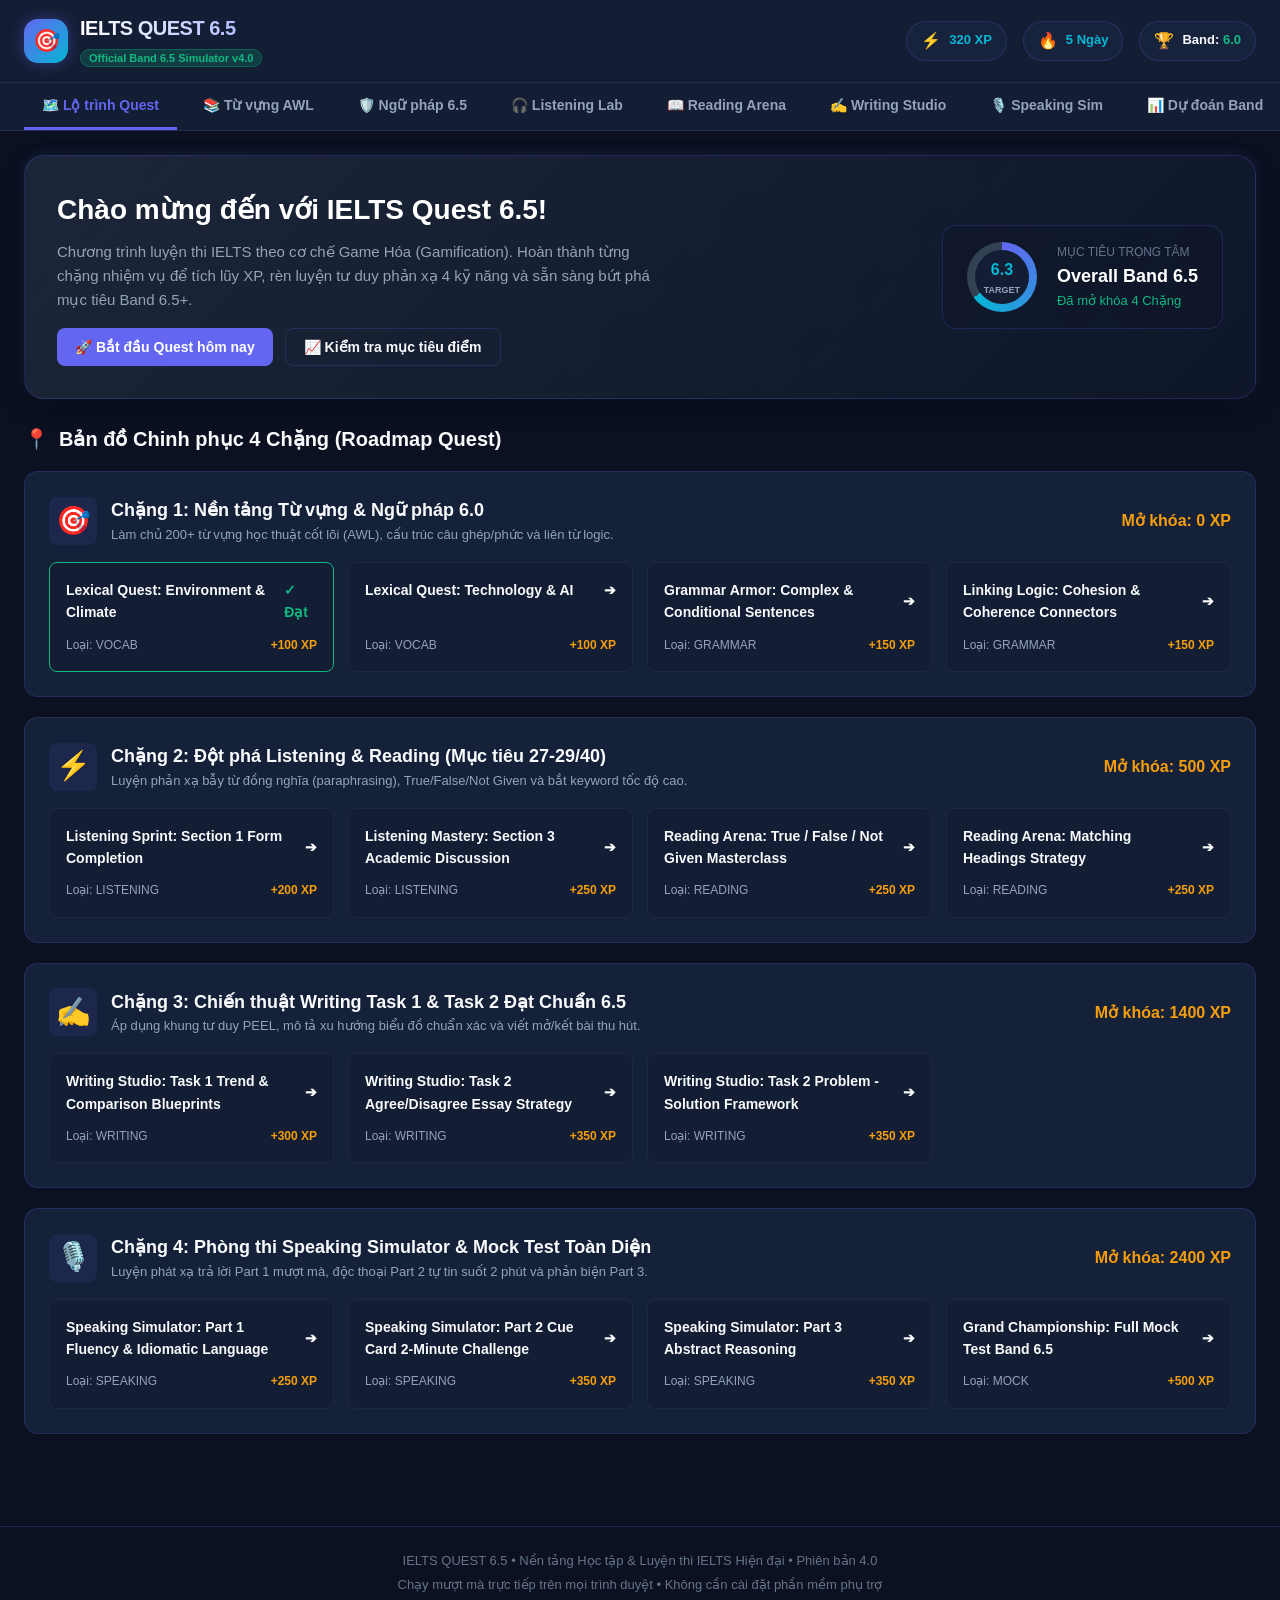
<file: index.html>
<!DOCTYPE html>
<html lang="vi" data-theme="dark">
<head>
  <meta charset="UTF-8">
  <meta name="viewport" content="width=device-width, initial-scale=1.0">
  <title>IELTS Quest 6.5 • Hệ thống Chinh phục IELTS Toàn Diện</title>
  <link rel="stylesheet" href="styles.css">
  <link rel="icon" href="data:image/svg+xml,<svg xmlns=%22http://www.w3.org/2000/svg%22 viewBox=%220 0 100 100%22><text y=%22.9em%22 font-size=%2290%22>🎯</text></svg>">
</head>
<body>
  <!-- Header Bar -->
  <header class="app-header">
    <div class="header-container">
      <a href="#" class="brand">
        <div class="brand-logo">🎯</div>
        <div>
          <div class="brand-title">IELTS QUEST 6.5</div>
          <span class="brand-badge">Official Band 6.5 Simulator v4.0</span>
        </div>
      </a>

      <!-- Quick User Stats -->
      <div class="user-stats">
        <div class="stat-chip" title="Điểm kinh nghiệm tích lũy">
          <span class="stat-icon">⚡</span>
          <span id="user-xp" class="stat-val">0 XP</span>
        </div>
        <div class="stat-chip" title="Chuỗi ngày học liên tục">
          <span class="stat-icon">🔥</span>
          <span id="user-streak" class="stat-val">1 Ngày</span>
        </div>
        <div class="stat-chip" title="Dự đoán Band điểm hiện tại">
          <span class="stat-icon">🏆</span>
          <span>Band: <strong id="user-band" style="color:var(--accent-emerald);">6.0</strong></span>
        </div>
      </div>
    </div>
  </header>

  <!-- Navigation Tabs -->
  <nav class="nav-bar">
    <div class="nav-container">
      <button class="nav-tab active" data-tab="dashboard">🗺️ Lộ trình Quest</button>
      <button class="nav-tab" data-tab="vocab">📚 Từ vựng AWL</button>
      <button class="nav-tab" data-tab="grammar">🛡️ Ngữ pháp 6.5</button>
      <button class="nav-tab" data-tab="listening">🎧 Listening Lab</button>
      <button class="nav-tab" data-tab="reading">📖 Reading Arena</button>
      <button class="nav-tab" data-tab="writing">✍️ Writing Studio</button>
      <button class="nav-tab" data-tab="speaking">🎙️ Speaking Sim</button>
      <button class="nav-tab" data-tab="predictor">📊 Dự đoán Band</button>
    </div>
  </nav>

  <!-- Main Content Areas -->
  <main class="main-wrapper">

    <!-- 1. DASHBOARD / ROADMAP TAB -->
    <section id="tab-dashboard" class="tab-pane active">
      <div class="hero-banner">
        <div class="hero-content">
          <h1>Chào mừng đến với IELTS Quest 6.5!</h1>
          <p>
            Chương trình luyện thi IELTS theo cơ chế Game Hóa (Gamification). Hoàn thành từng chặng nhiệm vụ để tích lũy XP, rèn luyện tư duy phản xạ 4 kỹ năng và sẵn sàng bứt phá mục tiêu Band 6.5+.
          </p>
          <div style="margin-top:16px; display:flex; gap:12px; flex-wrap:wrap;">
            <button class="btn btn-primary" onclick="app.switchTab('vocab')">🚀 Bắt đầu Quest hôm nay</button>
            <button class="btn btn-outline" onclick="app.switchTab('predictor')">📈 Kiểm tra mục tiêu điểm</button>
          </div>
        </div>
        <div class="hero-meter">
          <div class="meter-circle">
            <div class="meter-inner">
              <div id="banner-progress-val">6.3</div>
              <span>TARGET</span>
            </div>
          </div>
          <div>
            <div style="font-size:12px; color:var(--text-dim); text-transform:uppercase;">Mục tiêu trọng tâm</div>
            <div style="font-size:18px; font-weight:800; color:#fff;">Overall Band 6.5</div>
            <div style="font-size:13px; color:var(--accent-emerald);">Đã mở khóa 4 Chặng</div>
          </div>
        </div>
      </div>

      <div class="roadmap-section">
        <div class="section-title">
          <span>📍</span>
          <span>Bản đồ Chinh phục 4 Chặng (Roadmap Quest)</span>
        </div>
        <div id="roadmap-container">
          <!-- Rendered dynamically by app.js -->
        </div>
      </div>
    </section>

    <!-- 2. VOCABULARY ARENA -->
    <section id="tab-vocab" class="tab-pane">
      <div class="section-title">
        <span>📚</span>
        <span>Từ vựng Học thuật Nâng cao (Academic Word List &amp; Collocations)</span>
      </div>

      <div class="vocab-arena">
        <!-- Flashcard view -->
        <div class="card-flashcard">
          <div>
            <div class="word-head">
              <div>
                <div id="vocab-word" class="word-main">Sustainable</div>
                <div id="vocab-ipa" class="word-ipa">/səˈsteɪnəbl/ • [adj]</div>
              </div>
              <button id="btn-speak-word" class="btn btn-outline" style="border-radius:50%; width:44px; height:44px; padding:0;" title="Phát âm từ vựng chuẩn Anh-Anh">
                🔊
              </button>
            </div>
            
            <div id="vocab-meaning" class="word-meaning">Bền vững, thân thiện với môi trường</div>

            <div class="colloc-box">
              <div class="colloc-title">Collocations Chuẩn Band 6.5+:</div>
              <ul id="vocab-colloc-list" class="colloc-list">
                <!-- Dynamically injected -->
              </ul>
            </div>

            <div style="font-size:14px; font-style:italic; color:var(--text-muted); margin-bottom:12px;" id="vocab-example">
              "Governments must invest in sustainable energy to mitigate global warming."
            </div>

            <div style="background:rgba(99,102,241,0.1); border-left:3px solid var(--accent-primary); padding:10px; border-radius:4px; font-size:13px; color:var(--text-muted);">
              💡 <strong>Chiến thuật 6.5:</strong> <span id="vocab-note">Nâng cấp từ ngữ đơn giản thành từ học thuật chuẩn xác.</span>
            </div>
          </div>

          <div class="card-actions">
            <span id="vocab-counter" style="font-size:13px; color:var(--text-dim); font-weight:700;">1 / 8</span>
            <div style="display:flex; gap:10px;">
              <button id="btn-prev-vocab" class="btn btn-outline">⬅ Trước</button>
              <button id="btn-next-vocab" class="btn btn-primary">Tiếp theo ➡</button>
            </div>
          </div>
        </div>

        <!-- Mini-Quiz Box -->
        <div class="quiz-box">
          <div style="font-size:13px; text-transform:uppercase; color:var(--accent-amber); font-weight:700; margin-bottom:8px;">
            ⚡ Thử thách phản xạ nhanh (+25 XP)
          </div>
          <div id="vocab-quiz-question" class="quiz-question">
            Loading question...
          </div>
          <div id="vocab-quiz-options" class="options-list">
            <!-- Dynamically injected -->
          </div>
          <div id="vocab-quiz-feedback" class="feedback-banner"></div>
        </div>
      </div>
    </section>

    <!-- 3. GRAMMAR ARMOR -->
    <section id="tab-grammar" class="tab-pane">
      <div class="section-title">
        <span>🛡️</span>
        <span>Ngữ pháp Điểm tựa 6.5 (Grammatical Range &amp; Accuracy)</span>
      </div>
      <p style="color:var(--text-muted); margin-bottom:20px; font-size:14px;">
        Giám khảo chấm IELTS đặc biệt chú ý đến khả năng kết hợp mệnh đề phức, mệnh đề quan hệ rút gọn và cấu trúc điều kiện nâng cao không mắc lỗi ngữ pháp cơ bản.
      </p>

      <div id="grammar-container">
        <!-- Rendered by app.js -->
      </div>
    </section>

    <!-- 4. LISTENING LAB -->
    <section id="tab-listening" class="tab-pane">
      <div class="section-title">
        <span>🎧</span>
        <span>IELTS Listening Laboratory (Phòng Luyện Nghe Phản Xạ)</span>
      </div>

      <div class="audio-player-box">
        <div class="audio-controls">
          <button id="btn-play-listening" class="audio-btn" title="Nghe đoạn đối thoại mô phỏng giọng bản xứ">
            ▶
          </button>
        </div>
        <div style="flex-grow:1;">
          <div style="font-size:15px; font-weight:700; color:#fff;">Section 1: Đăng ký Ký túc xá Sinh viên Quốc tế</div>
          <div style="font-size:12px; color:var(--text-dim);">Giọng chuẩn British / Australian English • Tốc độ thi thật</div>
        </div>
        <button class="btn btn-outline" onclick="app.speakText('Alex Henderson, Master of Environmental Science, ES-9482, 185 pounds', 'en-GB')">
          💡 Nghe lại từ khóa
        </button>
      </div>

      <div id="listening-quiz-container">
        <!-- Rendered dynamically -->
      </div>
    </section>

    <!-- 5. READING ARENA -->
    <section id="tab-reading" class="tab-pane">
      <div class="section-title">
        <span>📖</span>
        <span>IELTS Reading Arena (Đấu Trường Đọc Hiểu Học Thuật)</span>
      </div>

      <div style="display:grid; grid-template-columns: 1.2fr 1fr; gap:24px;">
        <!-- Passage Container -->
        <div style="background:var(--bg-card); border:1px solid var(--border-color); border-radius:var(--radius-lg); padding:24px; max-height:650px; overflow-y:auto; line-height:1.8;">
          <h3 style="color:var(--accent-cyan); font-size:18px; margin-bottom:14px;">The Rise of Smart Eco-Cities in the 21st Century</h3>
          <div id="reading-passage-text" style="font-size:14px; color:var(--text-muted); white-space:pre-wrap;">
            <!-- Injected by app.js -->
          </div>
        </div>

        <!-- Question Sheet -->
        <div>
          <div id="reading-quiz-container">
            <!-- Injected by app.js -->
          </div>
        </div>
      </div>
    </section>

    <!-- 6. WRITING STUDIO -->
    <section id="tab-writing" class="tab-pane">
      <div class="section-title">
        <span>✍️</span>
        <span>IELTS Writing Studio (Xưởng Luyện Viết &amp; Phân Tích Chuẩn 6.5)</span>
      </div>

      <div class="writing-layout">
        <!-- Prompt & Model Blueprint -->
        <div class="prompt-card">
          <span class="badge-xp" style="font-size:12px;">TASK 2 • OPINION / DISCUSSION</span>
          <h3 style="font-size:17px; margin:10px 0 16px 0; color:#fff; line-height:1.5;">
            "Some people believe that university education should be completely free for all citizens, while others argue that students should bear the financial burden themselves. Discuss both views and give your own opinion."
          </h3>

          <div style="background:var(--bg-secondary); padding:16px; border-radius:var(--radius-sm); border:1px solid var(--border-color); margin-bottom:16px;">
            <div style="font-size:13px; font-weight:700; color:var(--accent-amber); margin-bottom:8px;">📐 Khung dàn ý 4 đoạn chuẩn Band 6.5:</div>
            <ul style="font-size:13px; color:var(--text-muted); padding-left:18px; line-height:1.7;">
              <li><strong>Mở bài:</strong> Paraphrase đề + Nêu rõ quan điểm cân bằng (Shared-cost framework).</li>
              <li><strong>Thân bài 1:</strong> Lập luận phía tài trợ miễn phí (Bình đẳng cơ hội, tăng trưởng GDP).</li>
              <li><strong>Thân bài 2:</strong> Lập luận phía người học đóng góp (Giảm thâm hụt ngân sách, tăng tinh thần trách nhiệm).</li>
              <li><strong>Kết bài:</strong> Tóm tắt khẳng định giải pháp phối hợp học bổng + vay ưu đãi.</li>
            </ul>
          </div>

          <button class="btn btn-outline" style="width:100%;" onclick="document.getElementById('writing-sample-modal').style.display='block'">
            🔍 Xem bài mẫu Band 6.5+ hoàn chỉnh
          </button>
        </div>

        <!-- Interactive Editor -->
        <div class="editor-box">
          <div style="display:flex; justify-content:space-between; align-items:center;">
            <label for="writing-essay-input" style="font-size:14px; font-weight:700; color:var(--accent-cyan);">Phòng Viết Luận Của Bạn:</label>
            <button class="btn btn-primary" id="btn-analyze-essay">⚡ Chấm Điểm &amp; Phân Tích</button>
          </div>

          <textarea id="writing-essay-input" class="essay-textarea" placeholder="Nhập bài luận Task 2 của bạn tại đây (Khuyến nghị 250 - 320 từ)...">It is often argued whether higher education should be universally funded by the state or paid by undergraduates. While government subsidies ensure equal opportunities, I believe a shared-cost system provides a sustainable balance...</textarea>

          <div class="editor-footer">
            <span id="writing-word-count">Mẹo: Đảm bảo tối thiểu 250 từ để tránh bị trừ điểm Task Response.</span>
          </div>

          <!-- Analysis Result -->
          <div id="writing-analysis-result" class="analysis-result">
            <div style="display:flex; justify-content:space-between; align-items:center;">
              <h4 style="font-size:16px; color:#fff;">Đánh Giá Toàn Diện Chuẩn IELTS</h4>
              <span style="font-size:18px; font-weight:800; color:var(--accent-emerald);">Overall: Band <span id="overall-writing-band">6.5</span></span>
            </div>

            <div class="analysis-grid">
              <div class="criterion-card">
                <div class="criterion-score" id="score-tr">6.5</div>
                <div class="criterion-name">Task Response</div>
              </div>
              <div class="criterion-card">
                <div class="criterion-score" id="score-cc">6.5</div>
                <div class="criterion-name">Coherence</div>
              </div>
              <div class="criterion-card">
                <div class="criterion-score" id="score-lr">6.5</div>
                <div class="criterion-name">Lexical</div>
              </div>
              <div class="criterion-card">
                <div class="criterion-score" id="score-gra">6.0</div>
                <div class="criterion-name">Grammar</div>
              </div>
            </div>

            <div id="writing-feedback-comment" style="font-size:13px; color:var(--text-muted); line-height:1.6;">
              <!-- Injected by app.js -->
            </div>
          </div>
        </div>
      </div>

      <!-- Sample Essay Modal -->
      <div id="writing-sample-modal" style="display:none; position:fixed; top:0; left:0; width:100%; height:100%; background:rgba(0,0,0,0.7); z-index:100; backdrop-filter:blur(4px);">
        <div style="max-width:700px; margin:50px auto; background:var(--bg-secondary); border-radius:var(--radius-lg); border:1px solid var(--border-color); padding:30px; max-height:85vh; overflow-y:auto;">
          <div style="display:flex; justify-content:space-between; align-items:center; margin-bottom:16px;">
            <h3 style="color:var(--accent-cyan);">Bài mẫu Band 6.5+ Hoàn Chỉnh</h3>
            <button class="btn btn-outline" onclick="document.getElementById('writing-sample-modal').style.display='none'">Đóng ✕</button>
          </div>
          <div style="font-size:14px; line-height:1.8; color:var(--text-muted); white-space:pre-wrap;">
It is often debated whether higher education should be universally financed by the state or funded directly by prospective undergraduates. While unconditional government sponsorship promotes egalitarian access, I contend that a shared-cost framework constitutes a more sustainable and balanced approach.

On the one hand, advocates of tuition-free university education assert that tertiary schooling is a fundamental catalyst for social mobility. When tertiary institutions are subsidized by taxpayers, gifted individuals from underprivileged demographics are not hindered by exorbitant fee barriers. Consequently, this democratization of academic opportunities cultivates a highly qualified workforce, fostering technological breakthroughs and expanding national gross domestic product. Nordic countries such as Norway and Finland serve as compelling paradigms where publicly funded education correlates strongly with high living standards.

On the other hand, fully subsidizing higher education places a colossal strain on government budgets, potentially necessitating fiscal cutbacks in primary healthcare or municipal infrastructure. Moreover, when tertiary credentials are provided without personal investment, some undergraduates may lack academic diligence or opt for programs with minimal labor market relevance. Requiring students to shoulder a proportional percentage of their tuition—or utilizing income-contingent loan schemes—encourages accountability and ensures university faculties maintain competitive pedagogical quality.

In conclusion, although state subsidies are indispensable to ensure no talented scholar is left behind, completely abolishing tuition is fiscally precarious. A hybrid system combining targeted scholarships with subsidized student loans provides the optimal equilibrium between equity and financial viability.
          </div>
        </div>
      </div>
    </section>

    <!-- 7. SPEAKING SIMULATOR -->
    <section id="tab-speaking" class="tab-pane">
      <div class="section-title">
        <span>🎙️</span>
        <span>IELTS Speaking Room (Phòng Thi Nói Mô Phỏng Part 2 &amp; Giọng Nói AI)</span>
      </div>

      <div class="speaking-panel">
        <div class="cue-card">
          <div class="cue-card-header">CUE CARD • PART 2 CHALLENGE</div>
          <h3 id="cue-topic" style="font-size:16px; color:#fff; margin-bottom:12px;">
            Describe a modern technological device that you find indispensable in your daily life.
          </h3>
          <p style="font-size:13px; color:var(--text-dim);">Bạn nên trình bày đầy đủ các khía cạnh sau trong vòng 2 phút:</p>
          <ul id="cue-bullets" class="cue-bullet-list">
            <!-- Dynamically injected -->
          </ul>

          <div style="margin-top:20px; background:rgba(0,0,0,0.2); padding:14px; border-radius:var(--radius-sm);">
            <div style="font-size:12px; font-weight:700; color:var(--accent-amber); margin-bottom:6px;">Từ vựng ăn điểm gợi ý cho chủ đề này:</div>
            <ul id="cue-vocab-list" style="list-style:none; font-size:13px; color:var(--text-muted); line-height:1.7;">
              <!-- Dynamically injected -->
            </ul>
          </div>
        </div>

        <div class="mic-section">
          <div style="font-size:14px; color:var(--text-muted); margin-bottom:10px;">Nhấn mic để bắt đầu bấm giờ 2 phút &amp; ghi âm nhận diện giọng nói:</div>
          <div id="mic-btn" class="mic-circle" title="Bắt đầu nói">
            🎤
          </div>
          <div id="speaking-timer" class="timer-display">00:00</div>
          <div style="font-size:12px; color:var(--text-dim);">Chuẩn thời lượng Part 2: 01:45 - 02:00 phút</div>

          <div class="speech-transcript-box">
            <div style="font-size:12px; font-weight:700; color:var(--accent-cyan); margin-bottom:4px;">Nội dung nhận diện trực tiếp (Real-time Speech):</div>
            <div id="speech-transcript">Hãy bắt đầu nói bằng tiếng Anh, trình duyệt sẽ tự động nhận dạng lời nói của bạn tại đây...</div>
          </div>
        </div>
      </div>
    </section>

    <!-- 8. BAND PREDICTOR -->
    <section id="tab-predictor" class="tab-pane">
      <div class="section-title">
        <span>📊</span>
        <span>Công Cụ Dự Đoán &amp; Tính Toán IELTS Band Score Chính Thức</span>
      </div>

      <div style="background:var(--bg-card); border:1px solid var(--border-color); border-radius:var(--radius-lg); padding:32px; max-width:800px; margin:0 auto;">
        <div style="text-align:center; margin-bottom:30px;">
          <div style="font-size:14px; text-transform:uppercase; color:var(--text-dim); font-weight:700;">Dự báo Điểm Tổng (Overall Band)</div>
          <div id="predicted-overall-band" style="font-size:64px; font-weight:900; color:var(--accent-emerald); line-height:1.1; margin:10px 0;">6.5</div>
          <div style="font-size:14px; color:var(--text-muted);">Áp dụng quy tắc làm tròn 0.25 / 0.75 chính thức của IDP &amp; British Council.</div>
        </div>

        <div style="display:flex; flex-direction:column; gap:20px;">
          <div>
            <div style="display:flex; justify-content:space-between; margin-bottom:6px; font-weight:600;">
              <span>🎧 Listening:</span>
              <span id="val-l" style="color:var(--accent-cyan);">6.5</span>
            </div>
            <input type="range" class="band-slider" id="slider-l" min="4.0" max="9.0" step="0.5" value="6.5" style="width:100%; accent-color:var(--accent-primary);">
          </div>

          <div>
            <div style="display:flex; justify-content:space-between; margin-bottom:6px; font-weight:600;">
              <span>📖 Reading:</span>
              <span id="val-r" style="color:var(--accent-cyan);">6.5</span>
            </div>
            <input type="range" class="band-slider" id="slider-r" min="4.0" max="9.0" step="0.5" value="6.5" style="width:100%; accent-color:var(--accent-primary);">
          </div>

          <div>
            <div style="display:flex; justify-content:space-between; margin-bottom:6px; font-weight:600;">
              <span>✍️ Writing:</span>
              <span id="val-w" style="color:var(--accent-cyan);">6.0</span>
            </div>
            <input type="range" class="band-slider" id="slider-w" min="4.0" max="9.0" step="0.5" value="6.0" style="width:100%; accent-color:var(--accent-primary);">
          </div>

          <div>
            <div style="display:flex; justify-content:space-between; margin-bottom:6px; font-weight:600;">
              <span>🎙️ Speaking:</span>
              <span id="val-s" style="color:var(--accent-cyan);">6.0</span>
            </div>
            <input type="range" class="band-slider" id="slider-s" min="4.0" max="9.0" step="0.5" value="6.0" style="width:100%; accent-color:var(--accent-primary);">
          </div>
        </div>

        <div style="margin-top:30px; background:rgba(0,0,0,0.3); padding:16px; border-radius:var(--radius-sm); font-size:13px; color:var(--text-muted); line-height:1.6;">
          💡 <strong>Chiến thuật đạt 6.5 nhanh nhất:</strong> Với hai kỹ năng tiếp nhận (Listening &amp; Reading), hãy duy trì mức <strong>6.5</strong> (khoảng 27-29 câu đúng). Khi đó, hai kỹ năng sản sinh (Writing &amp; Speaking) chỉ cần đạt <strong>6.0</strong> là bạn đã chắc chắn cầm trong tay tấm bằng Overall <strong>6.5</strong>!
        </div>
      </div>
    </section>

  </main>

  <!-- Toast Notification Container -->
  <div id="toast-container" class="toast-container"></div>

  <!-- Footer -->
  <footer class="app-footer">
    <div>IELTS QUEST 6.5 • Nền tảng Học tập &amp; Luyện thi IELTS Hiện đại • Phiên bản 4.0</div>
    <div style="margin-top:4px; color:var(--text-dim);">Chạy mượt mà trực tiếp trên mọi trình duyệt • Không cần cài đặt phần mềm phụ trợ</div>
  </footer>

  <!-- Scripts -->
  <script src="data.js"></script>
  <script src="app.js"></script>
</body>
</html>
</file>
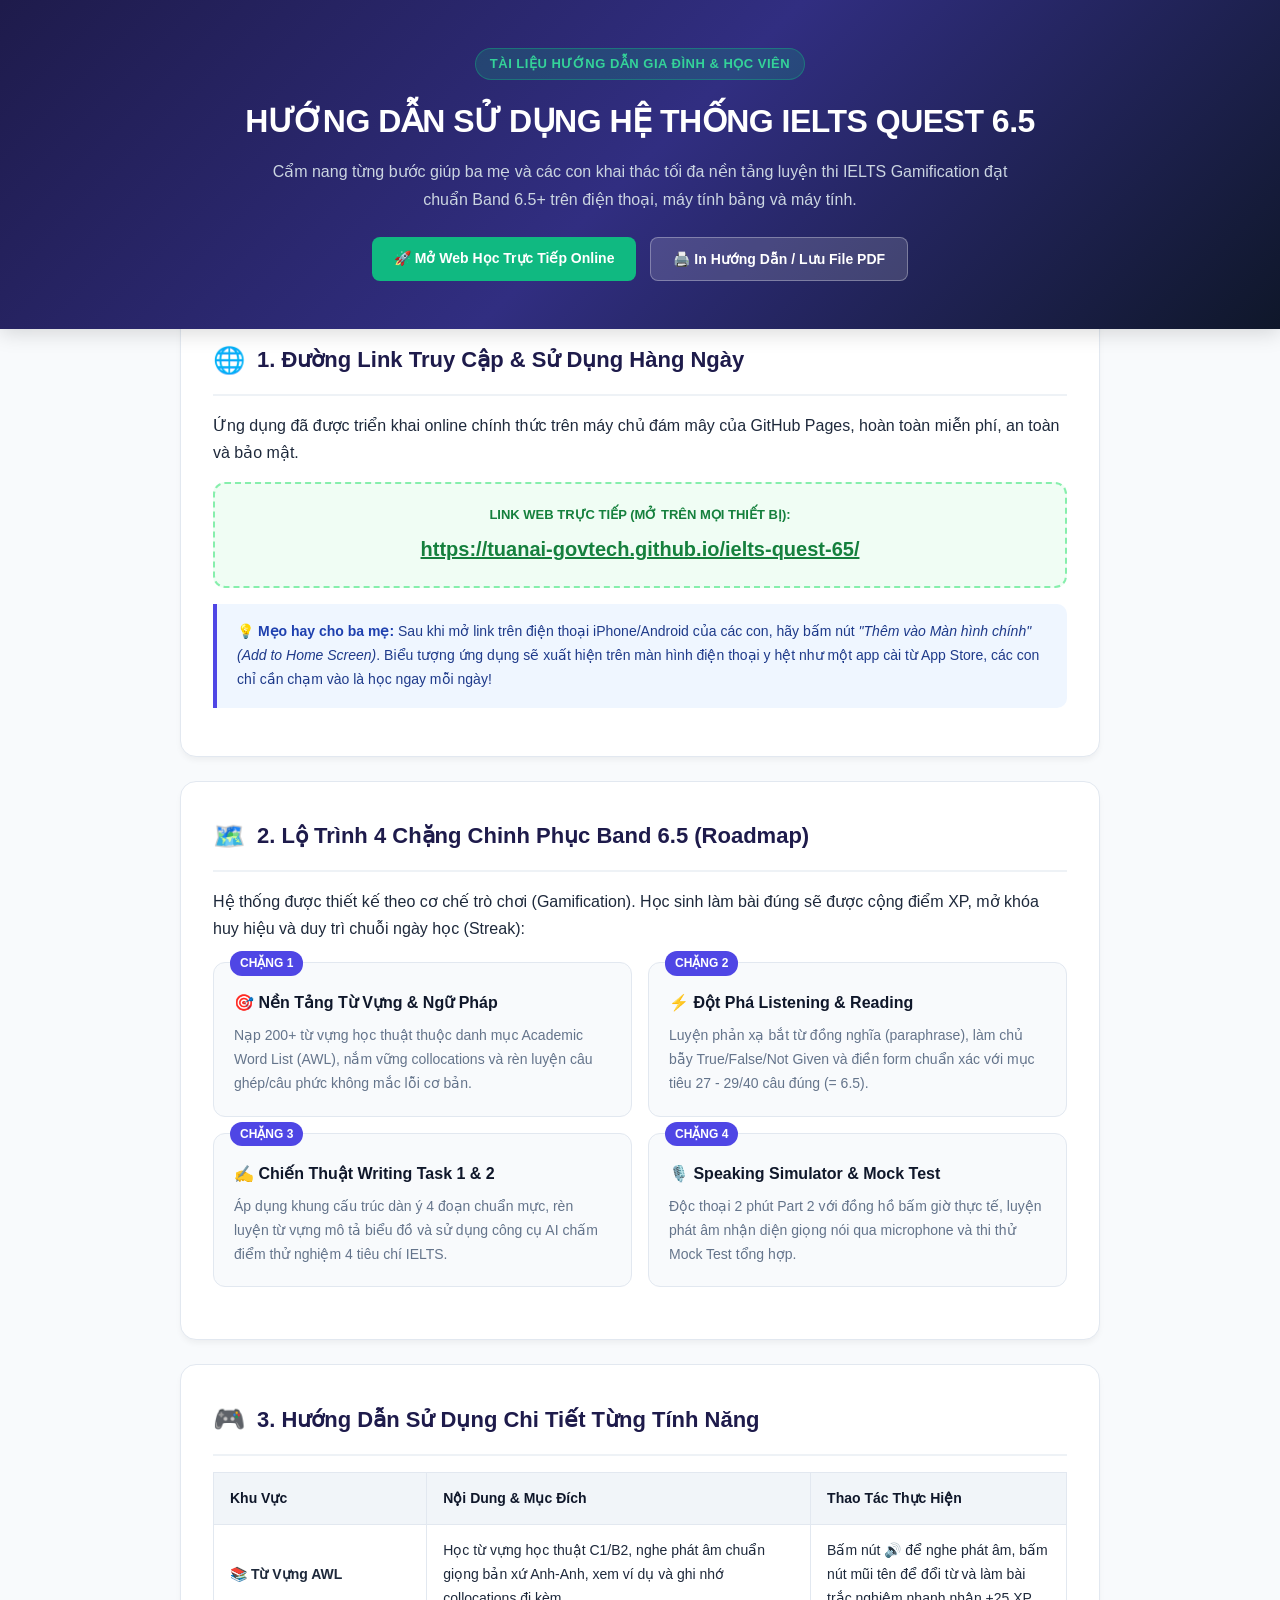
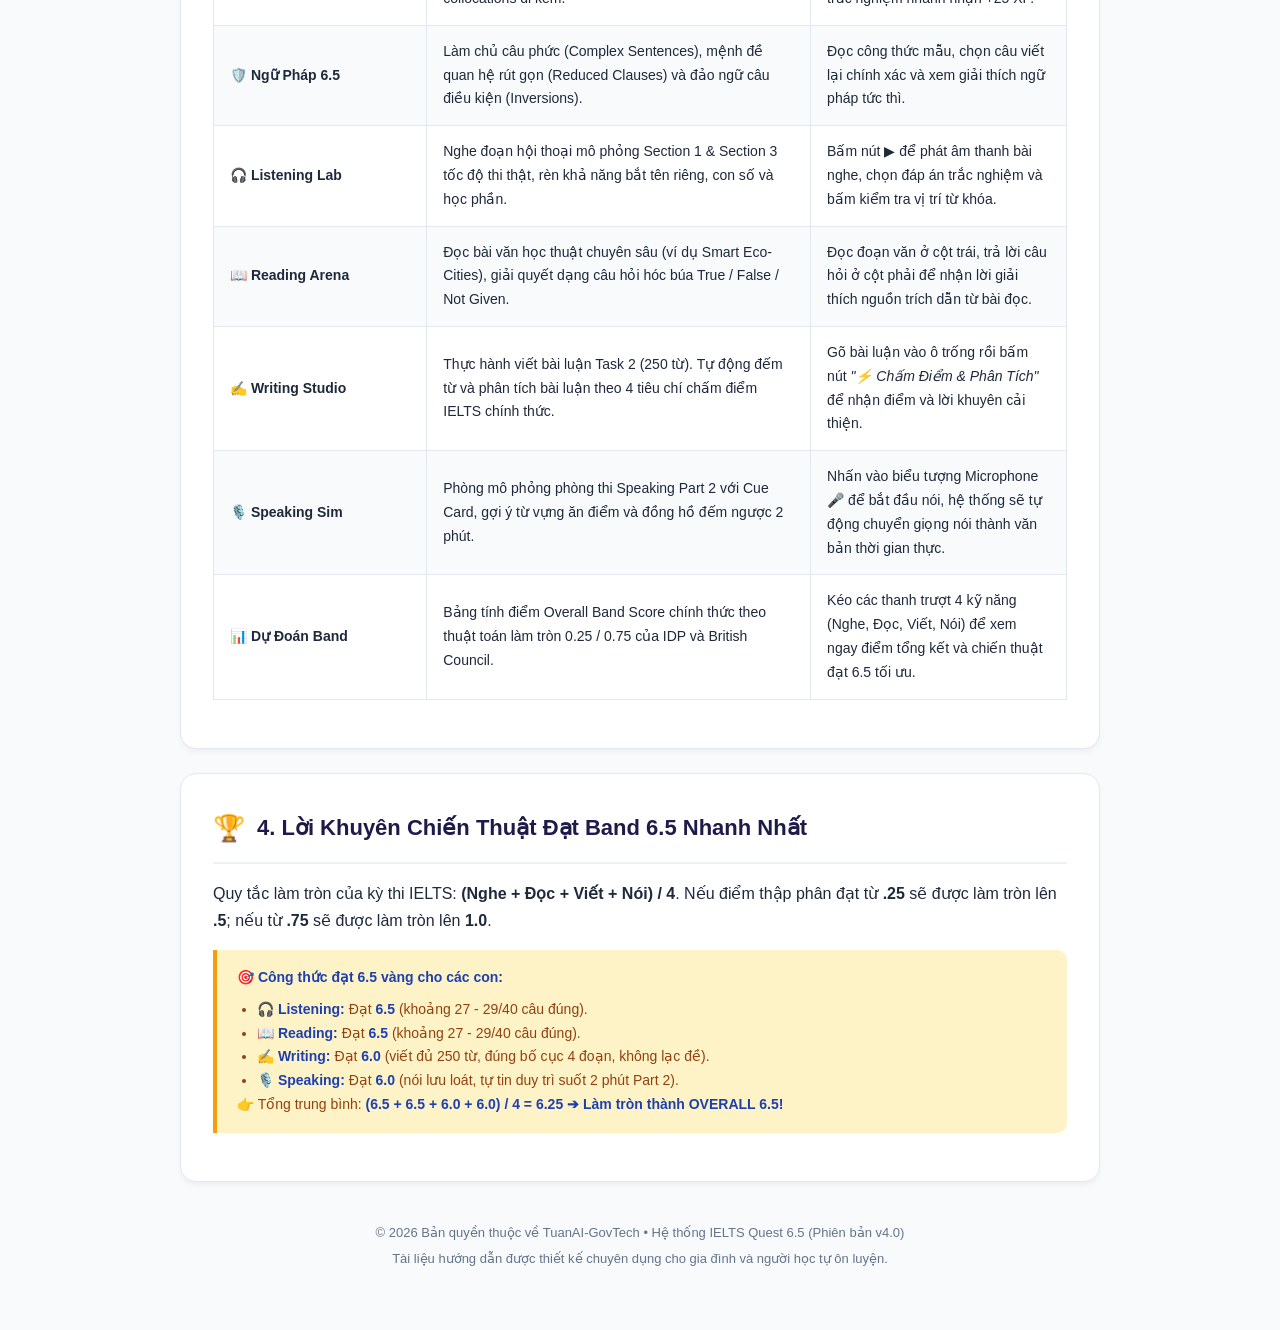
<file: HUONG_DAN_SU_DUNG_IELTS_QUEST_65.html>
<!DOCTYPE html>
<html lang="vi">
<head>
  <meta charset="UTF-8">
  <meta name="viewport" content="width=device-width, initial-scale=1.0">
  <title>Cẩm Nang Hướng Dẫn Sử Dụng • Hệ Thống IELTS Quest 6.5</title>
  <style>
    :root {
      --primary: #4f46e5;
      --primary-light: #818cf8;
      --secondary: #0f172a;
      --accent: #10b981;
      --amber: #f59e0b;
      --rose: #f43f5e;
      --bg: #f8fafc;
      --card-bg: #ffffff;
      --text: #1e293b;
      --text-muted: #64748b;
      --border: #e2e8f0;
    }

    * {
      box-sizing: border-box;
      margin: 0;
      padding: 0;
    }

    body {
      font-family: -apple-system, BlinkMacSystemFont, "Segoe UI", Roboto, "Helvetica Neue", Arial, sans-serif;
      background-color: var(--bg);
      color: var(--text);
      line-height: 1.7;
      padding-bottom: 60px;
    }

    /* Header */
    .hero-header {
      background: linear-gradient(135deg, #1e1b4b, #312e81, #0f172a);
      color: #ffffff;
      padding: 48px 24px;
      text-align: center;
      box-shadow: 0 4px 20px rgba(0,0,0,0.15);
      position: relative;
    }

    .badge-top {
      display: inline-block;
      background: rgba(16, 185, 129, 0.2);
      color: #34d399;
      border: 1px solid rgba(16, 185, 129, 0.4);
      padding: 4px 14px;
      border-radius: 20px;
      font-size: 13px;
      font-weight: 700;
      margin-bottom: 14px;
      text-transform: uppercase;
      letter-spacing: 0.5px;
    }

    .hero-header h1 {
      font-size: 32px;
      font-weight: 800;
      margin-bottom: 10px;
      letter-spacing: -0.5px;
    }

    .hero-subtitle {
      font-size: 16px;
      color: #cbd5e1;
      max-width: 750px;
      margin: 0 auto 24px auto;
    }

    .header-actions {
      display: flex;
      justify-content: center;
      gap: 14px;
      flex-wrap: wrap;
    }

    .btn {
      display: inline-flex;
      align-items: center;
      gap: 8px;
      padding: 10px 22px;
      border-radius: 8px;
      font-size: 14px;
      font-weight: 600;
      text-decoration: none;
      cursor: pointer;
      transition: all 0.2s;
      border: none;
    }

    .btn-live {
      background: #10b981;
      color: #fff;
    }

    .btn-live:hover {
      background: #059669;
      box-shadow: 0 0 15px rgba(16, 185, 129, 0.4);
    }

    .btn-print {
      background: rgba(255, 255, 255, 0.15);
      color: #fff;
      border: 1px solid rgba(255, 255, 255, 0.3);
    }

    .btn-print:hover {
      background: rgba(255, 255, 255, 0.25);
    }

    /* Container */
    .main-content {
      max-width: 960px;
      margin: -24px auto 0 auto;
      padding: 0 20px;
    }

    .card {
      background: var(--card-bg);
      border-radius: 16px;
      border: 1px solid var(--border);
      padding: 32px;
      margin-bottom: 24px;
      box-shadow: 0 4px 6px -1px rgba(0, 0, 0, 0.05);
    }

    .section-title {
      font-size: 22px;
      font-weight: 800;
      color: #1e1b4b;
      margin-bottom: 16px;
      display: flex;
      align-items: center;
      gap: 12px;
      border-bottom: 2px solid #eef2f6;
      padding-bottom: 12px;
    }

    .section-title span.icon {
      font-size: 26px;
    }

    /* Link highlight box */
    .link-box {
      background: #f0fdf4;
      border: 2px dashed #86efac;
      border-radius: 12px;
      padding: 20px;
      margin: 16px 0;
      text-align: center;
    }

    .link-box a {
      font-size: 20px;
      font-weight: 800;
      color: #15803d;
      text-decoration: underline;
      word-break: break-all;
    }

    /* Grid for steps */
    .steps-grid {
      display: grid;
      grid-template-columns: 1fr 1fr;
      gap: 16px;
      margin: 20px 0;
    }

    @media (max-width: 768px) {
      .steps-grid {
        grid-template-columns: 1fr;
      }
    }

    .step-item {
      background: #f8fafc;
      border: 1px solid var(--border);
      border-radius: 12px;
      padding: 20px;
      position: relative;
    }

    .step-num {
      position: absolute;
      top: -12px;
      left: 16px;
      background: var(--primary);
      color: #fff;
      font-size: 12px;
      font-weight: 800;
      padding: 2px 10px;
      border-radius: 12px;
    }

    .step-title {
      font-size: 16px;
      font-weight: 700;
      color: var(--secondary);
      margin: 6px 0 8px 0;
    }

    .step-desc {
      font-size: 14px;
      color: var(--text-muted);
    }

    /* Skills Table */
    .feature-table {
      width: 100%;
      border-collapse: collapse;
      margin: 16px 0;
    }

    .feature-table th, .feature-table td {
      padding: 14px 16px;
      border: 1px solid var(--border);
      text-align: left;
      font-size: 14px;
    }

    .feature-table th {
      background: #f1f5f9;
      color: #0f172a;
      font-weight: 700;
    }

    .feature-table tr:nth-child(even) {
      background: #f8fafc;
    }

    /* Tips & Callout */
    .callout {
      background: #eff6ff;
      border-left: 4px solid var(--primary);
      padding: 16px 20px;
      border-radius: 0 10px 10px 0;
      margin: 16px 0;
      font-size: 14px;
      color: #1e3a8a;
    }

    .callout strong {
      color: #1e40af;
    }

    /* Footer */
    .doc-footer {
      text-align: center;
      margin-top: 40px;
      font-size: 13px;
      color: var(--text-muted);
    }

    @media print {
      body {
        background: #fff;
        padding: 0;
      }
      .hero-header {
        background: none;
        color: #000;
        padding: 20px 0;
      }
      .btn-print, .btn-live {
        display: none;
      }
      .card {
        box-shadow: none;
        border: 1px solid #ccc;
        page-break-inside: avoid;
      }
    }
  </style>
</head>
<body>

  <!-- Header -->
  <header class="hero-header">
    <span class="badge-top">Tài Liệu Hướng Dẫn Gia Đình &amp; Học Viên</span>
    <h1>HƯỚNG DẪN SỬ DỤNG HỆ THỐNG IELTS QUEST 6.5</h1>
    <p class="hero-subtitle">
      Cẩm nang từng bước giúp ba mẹ và các con khai thác tối đa nền tảng luyện thi IELTS Gamification đạt chuẩn Band 6.5+ trên điện thoại, máy tính bảng và máy tính.
    </p>
    <div class="header-actions">
      <a href="https://tuanai-govtech.github.io/ielts-quest-65/" target="_blank" class="btn btn-live">
        🚀 Mở Web Học Trực Tiếp Online
      </a>
      <button onclick="window.print()" class="btn btn-print">
        🖨️ In Hướng Dẫn / Lưu File PDF
      </button>
    </div>
  </header>

  <!-- Main Content -->
  <main class="main-content">

    <!-- Card 1: Địa chỉ truy cập -->
    <div class="card">
      <div class="section-title">
        <span class="icon">🌐</span>
        <span>1. Đường Link Truy Cập &amp; Sử Dụng Hàng Ngày</span>
      </div>
      <p>Ứng dụng đã được triển khai online chính thức trên máy chủ đám mây của GitHub Pages, hoàn toàn miễn phí, an toàn và bảo mật.</p>
      
      <div class="link-box">
        <div style="font-size:13px; color:#15803d; font-weight:700; margin-bottom:6px; text-transform:uppercase;">
          Link Web Trực Tiếp (Mở trên mọi thiết bị):
        </div>
        <a href="https://tuanai-govtech.github.io/ielts-quest-65/" target="_blank">
          https://tuanai-govtech.github.io/ielts-quest-65/
        </a>
      </div>

      <div class="callout">
        💡 <strong>Mẹo hay cho ba mẹ:</strong> Sau khi mở link trên điện thoại iPhone/Android của các con, hãy bấm nút <em>"Thêm vào Màn hình chính" (Add to Home Screen)</em>. Biểu tượng ứng dụng sẽ xuất hiện trên màn hình điện thoại y hệt như một app cài từ App Store, các con chỉ cần chạm vào là học ngay mỗi ngày!
      </div>
    </div>

    <!-- Card 2: Cấu trúc 4 chặng Quest -->
    <div class="card">
      <div class="section-title">
        <span class="icon">🗺️</span>
        <span>2. Lộ Trình 4 Chặng Chinh Phục Band 6.5 (Roadmap)</span>
      </div>
      <p>Hệ thống được thiết kế theo cơ chế trò chơi (Gamification). Học sinh làm bài đúng sẽ được cộng điểm XP, mở khóa huy hiệu và duy trì chuỗi ngày học (Streak):</p>

      <div class="steps-grid">
        <div class="step-item">
          <span class="step-num">CHẶNG 1</span>
          <div class="step-title">🎯 Nền Tảng Từ Vựng &amp; Ngữ Pháp</div>
          <div class="step-desc">
            Nạp 200+ từ vựng học thuật thuộc danh mục Academic Word List (AWL), nắm vững collocations và rèn luyện câu ghép/câu phức không mắc lỗi cơ bản.
          </div>
        </div>

        <div class="step-item">
          <span class="step-num">CHẶNG 2</span>
          <div class="step-title">⚡ Đột Phá Listening &amp; Reading</div>
          <div class="step-desc">
            Luyện phản xạ bắt từ đồng nghĩa (paraphrase), làm chủ bẫy True/False/Not Given và điền form chuẩn xác với mục tiêu 27 - 29/40 câu đúng (= 6.5).
          </div>
        </div>

        <div class="step-item">
          <span class="step-num">CHẶNG 3</span>
          <div class="step-title">✍️ Chiến Thuật Writing Task 1 &amp; 2</div>
          <div class="step-desc">
            Áp dụng khung cấu trúc dàn ý 4 đoạn chuẩn mực, rèn luyện từ vựng mô tả biểu đồ và sử dụng công cụ AI chấm điểm thử nghiệm 4 tiêu chí IELTS.
          </div>
        </div>

        <div class="step-item">
          <span class="step-num">CHẶNG 4</span>
          <div class="step-title">🎙️ Speaking Simulator &amp; Mock Test</div>
          <div class="step-desc">
            Độc thoại 2 phút Part 2 với đồng hồ bấm giờ thực tế, luyện phát âm nhận diện giọng nói qua microphone và thi thử Mock Test tổng hợp.
          </div>
        </div>
      </div>
    </div>

    <!-- Card 3: Chi tiết các phòng luyện kỹ năng -->
    <div class="card">
      <div class="section-title">
        <span class="icon">🎮</span>
        <span>3. Hướng Dẫn Sử Dụng Chi Tiết Từng Tính Năng</span>
      </div>

      <table class="feature-table">
        <thead>
          <tr>
            <th style="width: 25%;">Khu Vực</th>
            <th style="width: 45%;">Nội Dung &amp; Mục Đích</th>
            <th style="width: 30%;">Thao Tác Thực Hiện</th>
          </tr>
        </thead>
        <tbody>
          <tr>
            <td><strong>📚 Từ Vựng AWL</strong></td>
            <td>Học từ vựng học thuật C1/B2, nghe phát âm chuẩn giọng bản xứ Anh-Anh, xem ví dụ và ghi nhớ collocations đi kèm.</td>
            <td>Bấm nút 🔊 để nghe phát âm, bấm nút mũi tên để đổi từ và làm bài trắc nghiệm nhanh nhận +25 XP.</td>
          </tr>
          <tr>
            <td><strong>🛡️ Ngữ Pháp 6.5</strong></td>
            <td>Làm chủ câu phức (Complex Sentences), mệnh đề quan hệ rút gọn (Reduced Clauses) và đảo ngữ câu điều kiện (Inversions).</td>
            <td>Đọc công thức mẫu, chọn câu viết lại chính xác và xem giải thích ngữ pháp tức thì.</td>
          </tr>
          <tr>
            <td><strong>🎧 Listening Lab</strong></td>
            <td>Nghe đoạn hội thoại mô phỏng Section 1 &amp; Section 3 tốc độ thi thật, rèn khả năng bắt tên riêng, con số và học phần.</td>
            <td>Bấm nút ▶ để phát âm thanh bài nghe, chọn đáp án trắc nghiệm và bấm kiểm tra vị trí từ khóa.</td>
          </tr>
          <tr>
            <td><strong>📖 Reading Arena</strong></td>
            <td>Đọc bài văn học thuật chuyên sâu (ví dụ Smart Eco-Cities), giải quyết dạng câu hỏi hóc búa True / False / Not Given.</td>
            <td>Đọc đoạn văn ở cột trái, trả lời câu hỏi ở cột phải để nhận lời giải thích nguồn trích dẫn từ bài đọc.</td>
          </tr>
          <tr>
            <td><strong>✍️ Writing Studio</strong></td>
            <td>Thực hành viết bài luận Task 2 (250 từ). Tự động đếm từ và phân tích bài luận theo 4 tiêu chí chấm điểm IELTS chính thức.</td>
            <td>Gõ bài luận vào ô trống rồi bấm nút <em>"⚡ Chấm Điểm &amp; Phân Tích"</em> để nhận điểm và lời khuyên cải thiện.</td>
          </tr>
          <tr>
            <td><strong>🎙️ Speaking Sim</strong></td>
            <td>Phòng mô phỏng phòng thi Speaking Part 2 với Cue Card, gợi ý từ vựng ăn điểm và đồng hồ đếm ngược 2 phút.</td>
            <td>Nhấn vào biểu tượng Microphone 🎤 để bắt đầu nói, hệ thống sẽ tự động chuyển giọng nói thành văn bản thời gian thực.</td>
          </tr>
          <tr>
            <td><strong>📊 Dự Đoán Band</strong></td>
            <td>Bảng tính điểm Overall Band Score chính thức theo thuật toán làm tròn 0.25 / 0.75 của IDP và British Council.</td>
            <td>Kéo các thanh trượt 4 kỹ năng (Nghe, Đọc, Viết, Nói) để xem ngay điểm tổng kết và chiến thuật đạt 6.5 tối ưu.</td>
          </tr>
        </tbody>
      </table>
    </div>

    <!-- Card 4: Chiến thuật học tập hiệu quả -->
    <div class="card">
      <div class="section-title">
        <span class="icon">🏆</span>
        <span>4. Lời Khuyên Chiến Thuật Đạt Band 6.5 Nhanh Nhất</span>
      </div>
      
      <p style="margin-bottom: 14px;">
        Quy tắc làm tròn của kỳ thi IELTS: <strong>(Nghe + Đọc + Viết + Nói) / 4</strong>. Nếu điểm thập phân đạt từ <strong>.25</strong> sẽ được làm tròn lên <strong>.5</strong>; nếu từ <strong>.75</strong> sẽ được làm tròn lên <strong>1.0</strong>.
      </p>

      <div class="callout" style="background:#fef3c7; border-color:#f59e0b; color:#92400e;">
        🎯 <strong>Công thức đạt 6.5 vàng cho các con:</strong>
        <ul style="padding-left: 20px; margin-top: 8px;">
          <li>🎧 <strong>Listening:</strong> Đạt <strong>6.5</strong> (khoảng 27 - 29/40 câu đúng).</li>
          <li>📖 <strong>Reading:</strong> Đạt <strong>6.5</strong> (khoảng 27 - 29/40 câu đúng).</li>
          <li>✍️ <strong>Writing:</strong> Đạt <strong>6.0</strong> (viết đủ 250 từ, đúng bố cục 4 đoạn, không lạc đề).</li>
          <li>🎙️ <strong>Speaking:</strong> Đạt <strong>6.0</strong> (nói lưu loát, tự tin duy trì suốt 2 phút Part 2).</li>
        </ul>
        👉 Tổng trung bình: <strong>(6.5 + 6.5 + 6.0 + 6.0) / 4 = 6.25 ➔ Làm tròn thành OVERALL 6.5!</strong>
      </div>
    </div>

    <!-- Footer -->
    <div class="doc-footer">
      <p>© 2026 Bản quyền thuộc về TuanAI-GovTech • Hệ thống IELTS Quest 6.5 (Phiên bản v4.0)</p>
      <p style="margin-top:4px;">Tài liệu hướng dẫn được thiết kế chuyên dụng cho gia đình và người học tự ôn luyện.</p>
    </div>

  </main>

</body>
</html>
</file>
<file: styles.css>
/* IELTS Quest 6.5 - Modern Styling System (v4.0) */
:root {
  --bg-primary: #0b1120;
  --bg-secondary: #131d33;
  --bg-card: rgba(26, 38, 66, 0.75);
  --bg-card-hover: rgba(35, 51, 88, 0.9);
  --border-color: rgba(99, 102, 241, 0.2);
  --border-glow: rgba(99, 102, 241, 0.4);
  
  --text-main: #f8fafc;
  --text-muted: #94a3b8;
  --text-dim: #64748b;
  
  --accent-primary: #6366f1;
  --accent-primary-hover: #4f46e5;
  --accent-emerald: #10b981;
  --accent-amber: #f59e0b;
  --accent-rose: #f43f5e;
  --accent-cyan: #06b6d4;
  
  --radius-sm: 8px;
  --radius-md: 14px;
  --radius-lg: 20px;
  
  --shadow-sm: 0 4px 6px -1px rgba(0, 0, 0, 0.3);
  --shadow-lg: 0 10px 25px -5px rgba(0, 0, 0, 0.5), 0 0 15px rgba(99, 102, 241, 0.15);
  --transition: all 0.25s cubic-bezier(0.4, 0, 0.2, 1);
}

[data-theme="light"] {
  --bg-primary: #f8fafc;
  --bg-secondary: #f1f5f9;
  --bg-card: #ffffff;
  --bg-card-hover: #f8fafc;
  --border-color: #e2e8f0;
  --border-glow: rgba(99, 102, 241, 0.3);
  --text-main: #0f172a;
  --text-muted: #475569;
  --text-dim: #94a3b8;
}

* {
  box-sizing: border-box;
  margin: 0;
  padding: 0;
}

body {
  font-family: -apple-system, BlinkMacSystemFont, "Segoe UI", Roboto, "Helvetica Neue", Arial, sans-serif;
  background-color: var(--bg-primary);
  color: var(--text-main);
  min-height: 100vh;
  line-height: 1.6;
  overflow-x: hidden;
}

/* App Header */
.app-header {
  background: var(--bg-secondary);
  border-bottom: 1px solid var(--border-color);
  position: sticky;
  top: 0;
  z-index: 50;
  backdrop-filter: blur(12px);
}

.header-container {
  max-width: 1300px;
  margin: 0 auto;
  padding: 12px 24px;
  display: flex;
  align-items: center;
  justify-content: space-between;
  gap: 16px;
}

.brand {
  display: flex;
  align-items: center;
  gap: 12px;
  text-decoration: none;
  color: inherit;
}

.brand-logo {
  width: 44px;
  height: 44px;
  background: linear-gradient(135deg, var(--accent-primary), var(--accent-cyan));
  border-radius: var(--radius-md);
  display: flex;
  align-items: center;
  justify-content: center;
  font-size: 22px;
  box-shadow: 0 0 15px rgba(99, 102, 241, 0.4);
}

.brand-title {
  font-size: 20px;
  font-weight: 800;
  letter-spacing: -0.5px;
  background: linear-gradient(90deg, #fff, #a5b4fc);
  -webkit-background-clip: text;
  -webkit-text-fill-color: transparent;
}

[data-theme="light"] .brand-title {
  background: linear-gradient(90deg, #1e293b, #4f46e5);
  -webkit-background-clip: text;
  -webkit-text-fill-color: transparent;
}

.brand-badge {
  font-size: 11px;
  font-weight: 700;
  background: rgba(16, 185, 129, 0.2);
  color: var(--accent-emerald);
  padding: 2px 8px;
  border-radius: 20px;
  border: 1px solid rgba(16, 185, 129, 0.3);
}

/* Header Stats Bar */
.user-stats {
  display: flex;
  align-items: center;
  gap: 16px;
}

.stat-chip {
  background: var(--bg-card);
  border: 1px solid var(--border-color);
  padding: 6px 14px;
  border-radius: 30px;
  display: flex;
  align-items: center;
  gap: 8px;
  font-size: 13px;
  font-weight: 600;
}

.stat-icon {
  font-size: 16px;
}

.stat-val {
  color: var(--accent-cyan);
}

/* Nav Tabs */
.nav-bar {
  display: flex;
  background: var(--bg-secondary);
  border-bottom: 1px solid var(--border-color);
  padding: 0 24px;
  overflow-x: auto;
}

.nav-container {
  max-width: 1300px;
  margin: 0 auto;
  display: flex;
  gap: 8px;
  width: 100%;
}

.nav-tab {
  background: none;
  border: none;
  padding: 14px 18px;
  color: var(--text-muted);
  font-size: 14px;
  font-weight: 600;
  cursor: pointer;
  display: flex;
  align-items: center;
  gap: 8px;
  border-bottom: 3px solid transparent;
  transition: var(--transition);
  white-space: nowrap;
}

.nav-tab:hover {
  color: var(--text-main);
  background: rgba(255, 255, 255, 0.03);
}

.nav-tab.active {
  color: var(--accent-primary);
  border-bottom-color: var(--accent-primary);
}

/* Main Container */
.main-wrapper {
  max-width: 1300px;
  margin: 0 auto;
  padding: 24px;
}

.tab-pane {
  display: none;
  animation: fadeIn 0.3s ease-out;
}

.tab-pane.active {
  display: block;
}

@keyframes fadeIn {
  from { opacity: 0; transform: translateY(6px); }
  to { opacity: 1; transform: translateY(0); }
}

/* Dashboard Banner */
.hero-banner {
  background: linear-gradient(135deg, rgba(30, 41, 59, 0.9), rgba(15, 23, 42, 0.95)), url('data:image/svg+xml;utf8,<svg xmlns="http://www.w3.org/2000/svg" width="60" height="60" viewBox="0 0 60 60"><path d="M30 0l30 30-30 30L0 30z" fill="%234f46e5" fill-opacity="0.05"/></svg>');
  border: 1px solid var(--border-color);
  border-radius: var(--radius-lg);
  padding: 32px;
  margin-bottom: 24px;
  display: flex;
  justify-content: space-between;
  align-items: center;
  flex-wrap: wrap;
  gap: 24px;
  box-shadow: var(--shadow-lg);
}

.hero-content h1 {
  font-size: 28px;
  font-weight: 800;
  margin-bottom: 8px;
  color: #fff;
}

.hero-content p {
  color: var(--text-muted);
  font-size: 15px;
  max-width: 600px;
}

.hero-meter {
  display: flex;
  align-items: center;
  gap: 20px;
  background: rgba(15, 23, 42, 0.6);
  padding: 16px 24px;
  border-radius: var(--radius-md);
  border: 1px solid var(--border-color);
}

.meter-circle {
  width: 70px;
  height: 70px;
  border-radius: 50%;
  background: conic-gradient(var(--accent-primary) 0%, var(--accent-cyan) 65%, #334155 65%);
  display: flex;
  align-items: center;
  justify-content: center;
}

.meter-inner {
  width: 54px;
  height: 54px;
  background: var(--bg-secondary);
  border-radius: 50%;
  display: flex;
  flex-direction: column;
  align-items: center;
  justify-content: center;
  font-weight: 800;
  font-size: 16px;
  color: var(--accent-cyan);
}

.meter-inner span {
  font-size: 9px;
  color: var(--text-muted);
}

/* Roadmap Grid */
.roadmap-section {
  margin-top: 16px;
}

.section-title {
  font-size: 20px;
  font-weight: 700;
  margin-bottom: 16px;
  display: flex;
  align-items: center;
  gap: 10px;
}

.stage-card {
  background: var(--bg-card);
  border: 1px solid var(--border-color);
  border-radius: var(--radius-md);
  padding: 24px;
  margin-bottom: 20px;
  transition: var(--transition);
}

.stage-card:hover {
  border-color: var(--border-glow);
  box-shadow: var(--shadow-sm);
}

.stage-header {
  display: flex;
  align-items: center;
  justify-content: space-between;
  margin-bottom: 16px;
  flex-wrap: wrap;
  gap: 12px;
}

.stage-info {
  display: flex;
  align-items: center;
  gap: 14px;
}

.stage-icon {
  font-size: 28px;
  width: 48px;
  height: 48px;
  background: rgba(99, 102, 241, 0.1);
  border-radius: var(--radius-sm);
  display: flex;
  align-items: center;
  justify-content: center;
}

.stage-title {
  font-size: 18px;
  font-weight: 700;
}

.stage-desc {
  font-size: 13px;
  color: var(--text-muted);
}

.quest-grid {
  display: grid;
  grid-template-columns: repeat(auto-fill, minmax(280px, 1fr));
  gap: 14px;
}

.quest-item {
  background: var(--bg-secondary);
  border: 1px solid rgba(255, 255, 255, 0.05);
  border-radius: var(--radius-sm);
  padding: 16px;
  display: flex;
  flex-direction: column;
  justify-content: space-between;
  gap: 12px;
  cursor: pointer;
  transition: var(--transition);
}

.quest-item:hover {
  transform: translateY(-2px);
  border-color: var(--accent-primary);
  background: var(--bg-card-hover);
}

.quest-item.completed {
  border-color: var(--accent-emerald);
}

.quest-title {
  font-size: 14px;
  font-weight: 600;
  display: flex;
  align-items: center;
  justify-content: space-between;
  gap: 8px;
}

.quest-meta {
  display: flex;
  align-items: center;
  justify-content: space-between;
  font-size: 12px;
  color: var(--text-muted);
}

.badge-xp {
  color: var(--accent-amber);
  font-weight: 700;
}

/* Vocab Card Carousel / Arena */
.vocab-arena {
  display: grid;
  grid-template-columns: 1fr 1fr;
  gap: 24px;
}

@media (max-width: 900px) {
  .vocab-arena {
    grid-template-columns: 1fr;
  }
}

.card-flashcard {
  background: var(--bg-card);
  border: 1px solid var(--border-color);
  border-radius: var(--radius-lg);
  padding: 32px;
  box-shadow: var(--shadow-lg);
  display: flex;
  flex-direction: column;
  justify-content: space-between;
  min-height: 380px;
  position: relative;
}

.word-head {
  display: flex;
  justify-content: space-between;
  align-items: flex-start;
}

.word-main {
  font-size: 32px;
  font-weight: 800;
  color: #fff;
  letter-spacing: -0.5px;
}

.word-ipa {
  font-family: monospace;
  color: var(--accent-cyan);
  font-size: 16px;
  margin-top: 4px;
}

.word-meaning {
  font-size: 18px;
  font-weight: 600;
  color: var(--accent-emerald);
  margin: 16px 0;
}

.colloc-box {
  background: rgba(0, 0, 0, 0.2);
  border-radius: var(--radius-sm);
  padding: 14px;
  margin-bottom: 14px;
}

.colloc-title {
  font-size: 12px;
  font-weight: 700;
  color: var(--accent-amber);
  text-transform: uppercase;
  margin-bottom: 6px;
}

.colloc-list {
  list-style: none;
  font-size: 13px;
  color: var(--text-muted);
}

.colloc-list li {
  margin-bottom: 4px;
  display: flex;
  align-items: center;
  gap: 6px;
}

.card-actions {
  display: flex;
  justify-content: space-between;
  align-items: center;
  margin-top: 20px;
}

/* Buttons */
.btn {
  display: inline-flex;
  align-items: center;
  justify-content: center;
  gap: 8px;
  padding: 10px 18px;
  font-size: 14px;
  font-weight: 600;
  border-radius: var(--radius-sm);
  border: none;
  cursor: pointer;
  transition: var(--transition);
  text-decoration: none;
}

.btn-primary {
  background: var(--accent-primary);
  color: #fff;
}

.btn-primary:hover {
  background: var(--accent-primary-hover);
  box-shadow: 0 0 15px rgba(99, 102, 241, 0.4);
}

.btn-success {
  background: var(--accent-emerald);
  color: #fff;
}

.btn-success:hover {
  background: #059669;
}

.btn-outline {
  background: transparent;
  border: 1px solid var(--border-color);
  color: var(--text-main);
}

.btn-outline:hover {
  background: rgba(255, 255, 255, 0.05);
  border-color: var(--text-muted);
}

/* Quiz UI */
.quiz-box {
  background: var(--bg-card);
  border: 1px solid var(--border-color);
  border-radius: var(--radius-lg);
  padding: 24px;
}

.quiz-question {
  font-size: 16px;
  font-weight: 700;
  margin-bottom: 16px;
  color: #fff;
}

.options-list {
  display: flex;
  flex-direction: column;
  gap: 10px;
}

.option-btn {
  background: var(--bg-secondary);
  border: 1px solid var(--border-color);
  padding: 12px 16px;
  border-radius: var(--radius-sm);
  color: var(--text-main);
  text-align: left;
  font-size: 14px;
  cursor: pointer;
  transition: var(--transition);
}

.option-btn:hover {
  background: var(--bg-card-hover);
  border-color: var(--accent-primary);
}

.option-btn.correct {
  background: rgba(16, 185, 129, 0.15);
  border-color: var(--accent-emerald);
  color: var(--accent-emerald);
  font-weight: 700;
}

.option-btn.wrong {
  background: rgba(244, 63, 94, 0.15);
  border-color: var(--accent-rose);
  color: var(--accent-rose);
  font-weight: 700;
}

.feedback-banner {
  margin-top: 16px;
  padding: 12px;
  border-radius: var(--radius-sm);
  font-size: 13px;
  display: none;
}

/* Writing Studio */
.writing-layout {
  display: grid;
  grid-template-columns: 1fr 1fr;
  gap: 24px;
}

@media (max-width: 900px) {
  .writing-layout {
    grid-template-columns: 1fr;
  }
}

.prompt-card {
  background: var(--bg-card);
  border: 1px solid var(--border-color);
  border-radius: var(--radius-lg);
  padding: 24px;
}

.editor-box {
  background: var(--bg-card);
  border: 1px solid var(--border-color);
  border-radius: var(--radius-lg);
  padding: 24px;
  display: flex;
  flex-direction: column;
  gap: 14px;
}

.essay-textarea {
  width: 100%;
  height: 340px;
  background: var(--bg-secondary);
  border: 1px solid var(--border-color);
  border-radius: var(--radius-sm);
  color: var(--text-main);
  padding: 16px;
  font-size: 15px;
  line-height: 1.7;
  font-family: inherit;
  resize: vertical;
}

.essay-textarea:focus {
  outline: none;
  border-color: var(--accent-primary);
  box-shadow: 0 0 10px rgba(99, 102, 241, 0.2);
}

.editor-footer {
  display: flex;
  justify-content: space-between;
  align-items: center;
  font-size: 13px;
  color: var(--text-muted);
}

.analysis-result {
  margin-top: 20px;
  background: rgba(0, 0, 0, 0.25);
  border-radius: var(--radius-md);
  padding: 20px;
  border: 1px solid var(--border-color);
  display: none;
}

.analysis-grid {
  display: grid;
  grid-template-columns: repeat(4, 1fr);
  gap: 12px;
  margin: 16px 0;
}

.criterion-card {
  background: var(--bg-secondary);
  padding: 12px;
  border-radius: var(--radius-sm);
  text-align: center;
}

.criterion-score {
  font-size: 22px;
  font-weight: 800;
  color: var(--accent-cyan);
}

.criterion-name {
  font-size: 11px;
  color: var(--text-dim);
  text-transform: uppercase;
}

/* Audio Player */
.audio-player-box {
  background: var(--bg-secondary);
  border: 1px solid var(--border-color);
  border-radius: var(--radius-md);
  padding: 16px 20px;
  display: flex;
  align-items: center;
  gap: 16px;
  margin-bottom: 20px;
}

.audio-controls {
  display: flex;
  align-items: center;
  gap: 12px;
}

.audio-btn {
  width: 44px;
  height: 44px;
  border-radius: 50%;
  background: var(--accent-primary);
  color: #fff;
  border: none;
  cursor: pointer;
  display: flex;
  align-items: center;
  justify-content: center;
  font-size: 18px;
  transition: var(--transition);
}

.audio-btn:hover {
  transform: scale(1.08);
}

.audio-progress {
  flex-grow: 1;
  height: 6px;
  background: rgba(255, 255, 255, 0.1);
  border-radius: 3px;
  position: relative;
  overflow: hidden;
}

.audio-progress-bar {
  width: 0%;
  height: 100%;
  background: var(--accent-cyan);
  transition: width 0.1s linear;
}

/* Speaking Simulator */
.speaking-panel {
  display: grid;
  grid-template-columns: 1fr 1fr;
  gap: 24px;
}

@media (max-width: 900px) {
  .speaking-panel {
    grid-template-columns: 1fr;
  }
}

.cue-card {
  background: var(--bg-card);
  border: 1px solid var(--border-color);
  border-radius: var(--radius-lg);
  padding: 24px;
}

.cue-card-header {
  font-size: 18px;
  font-weight: 800;
  color: var(--accent-amber);
  margin-bottom: 12px;
}

.cue-bullet-list {
  padding-left: 20px;
  margin: 16px 0;
  color: var(--text-muted);
}

.cue-bullet-list li {
  margin-bottom: 8px;
}

.mic-section {
  background: var(--bg-card);
  border: 1px solid var(--border-color);
  border-radius: var(--radius-lg);
  padding: 24px;
  display: flex;
  flex-direction: column;
  align-items: center;
  justify-content: center;
  text-align: center;
}

.mic-circle {
  width: 90px;
  height: 90px;
  border-radius: 50%;
  background: rgba(244, 63, 94, 0.15);
  border: 2px solid var(--accent-rose);
  display: flex;
  align-items: center;
  justify-content: center;
  font-size: 36px;
  cursor: pointer;
  margin-bottom: 16px;
  transition: var(--transition);
}

.mic-circle.recording {
  animation: pulseMic 1.5s infinite;
  background: var(--accent-rose);
  color: #fff;
}

@keyframes pulseMic {
  0% { box-shadow: 0 0 0 0 rgba(244, 63, 94, 0.6); }
  70% { box-shadow: 0 0 0 20px rgba(244, 63, 94, 0); }
  100% { box-shadow: 0 0 0 0 rgba(244, 63, 94, 0); }
}

.timer-display {
  font-size: 32px;
  font-weight: 800;
  font-family: monospace;
  color: var(--accent-amber);
  margin: 8px 0;
}

.speech-transcript-box {
  width: 100%;
  min-height: 120px;
  max-height: 200px;
  overflow-y: auto;
  background: var(--bg-secondary);
  border-radius: var(--radius-sm);
  padding: 12px;
  text-align: left;
  font-size: 14px;
  color: var(--text-muted);
  margin-top: 14px;
  border: 1px solid var(--border-color);
}

/* Toast Notifications */
.toast-container {
  position: fixed;
  bottom: 24px;
  right: 24px;
  z-index: 100;
  display: flex;
  flex-direction: column;
  gap: 10px;
}

.toast {
  background: var(--bg-secondary);
  border: 1px solid var(--border-color);
  padding: 14px 20px;
  border-radius: var(--radius-sm);
  box-shadow: var(--shadow-lg);
  font-size: 14px;
  display: flex;
  align-items: center;
  gap: 10px;
  animation: slideInRight 0.3s ease-out;
}

@keyframes slideInRight {
  from { transform: translateX(100%); opacity: 0; }
  to { transform: translateX(0); opacity: 1; }
}

/* Footer */
.app-footer {
  border-top: 1px solid var(--border-color);
  margin-top: 48px;
  padding: 24px;
  text-align: center;
  font-size: 13px;
  color: var(--text-dim);
}
</file>
